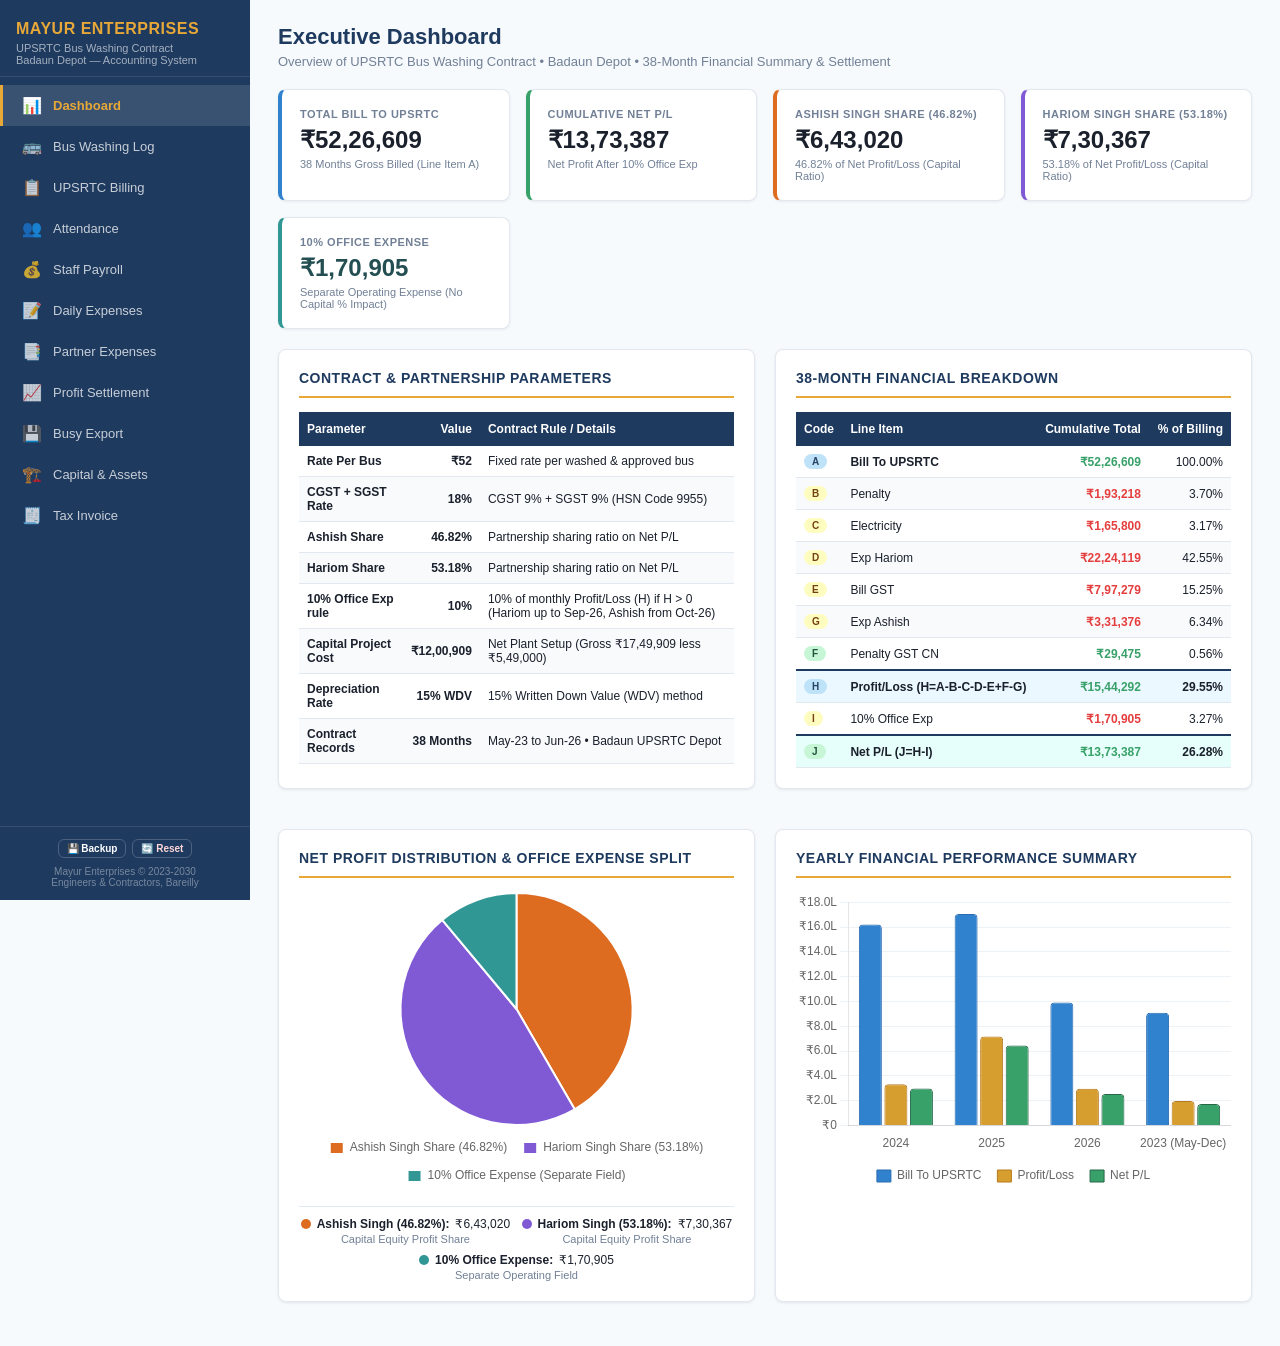
<file: index.html>
<!DOCTYPE html>
<html lang="en">
<head>
  <meta charset="UTF-8">
  <meta name="viewport" content="width=device-width, initial-scale=1.0">
  <meta name="theme-color" content="#1e3a5f">
  <meta name="mobile-web-app-capable" content="yes">
  <meta name="apple-mobile-web-app-capable" content="yes">
  <meta name="apple-mobile-web-app-status-bar-style" content="black-translucent">
  <link rel="manifest" href="manifest.json">
  <link rel="icon" type="image/png" sizes="192x192" href="icons/icon-192.png">
  <link rel="apple-touch-icon" href="icons/icon-192.png">
  <title>Mayur Enterprises — UPSRTC Accounting & Tax Invoice System</title>
  <link rel="stylesheet" href="css/styles.css">
  <script src="js/chart.umd.min.js"></script>
  <style>
    /* Inline critical fallback */
    .loading-screen {
      display: flex; align-items: center; justify-content: center;
      height: 100vh; width: 100%; font-family: 'Segoe UI', sans-serif;
      flex-direction: column; gap: 16px; color: #1e3a5f;
    }
    .loading-screen .spinner {
      width: 40px; height: 40px; border: 4px solid #e2e8f0;
      border-top-color: #1e3a5f; border-radius: 50%;
      animation: spin 0.8s linear infinite;
    }
    @keyframes spin { to { transform: rotate(360deg); } }
  </style>
</head>
<body>

  <!-- Mobile Header Bar -->
  <div class="mobile-header no-print">
    <button class="mobile-menu-btn" id="mobile-menu-toggle" aria-label="Toggle Navigation">☰</button>
    <div class="mobile-title">MAYUR ENTERPRISES</div>
  </div>
  <div class="mobile-overlay" id="mobile-overlay"></div>

  <!-- Sidebar Navigation -->
  <nav class="sidebar">
    <div class="sidebar-header">
      <h1>MAYUR ENTERPRISES</h1>
      <p>UPSRTC Bus Washing Contract<br>Badaun Depot — Accounting System</p>
    </div>
    <div class="nav-items" id="nav-items">
      <!-- Populated by app.js -->
    </div>
    <div class="sidebar-footer">
      <div style="display:flex;gap:6px;margin-bottom:8px;justify-content:center;">
        <button id="btn-backup-data" class="btn btn-outline btn-sm" style="color:#fff;border-color:rgba(255,255,255,0.2);padding:3px 8px;font-size:10px;" title="Export all stored data as JSON">💾 Backup</button>
        <button id="btn-reset-data" class="btn btn-outline btn-sm" style="color:#fed7d7;border-color:rgba(255,255,255,0.2);padding:3px 8px;font-size:10px;" title="Reset all records to original Excel state">🔄 Reset</button>
      </div>
      Mayur Enterprises &copy; 2023-2030<br>
      Engineers &amp; Contractors, Bareilly
    </div>
  </nav>

  <!-- Main Content Area -->
  <div class="main-content" id="main-content">
    <div class="loading-screen">
      <div class="spinner"></div>
      <p>Loading Accounting System...</p>
    </div>
  </div>

  <!-- Scripts: Data first, then utilities, then modules, then app controller -->
  <script src="js/data.js"></script>
  <script src="js/utils.js"></script>
  <script src="js/dashboard.js"></script>
  <script src="js/buslog.js"></script>
  <script src="js/billing.js"></script>
  <script src="js/attendance.js"></script>
  <script src="js/payroll.js"></script>
  <script src="js/dailyexpenses.js"></script>
  <script src="js/expenses.js"></script>
  <script src="js/profit.js"></script>
  <script src="js/busyexport.js"></script>
  <script src="js/capital.js"></script>
  <script src="js/invoice.js"></script>
  <script src="js/app.js"></script>
  <script>
    if ('serviceWorker' in navigator) {
      window.addEventListener('load', () => {
        navigator.serviceWorker.register('./sw.js').catch(err => {
          console.log('ServiceWorker registration optional/skipped:', err);
        });
      });
    }
  </script>

</body>
</html>
</file>
<file: css/styles.css>
/* ============================================================
   MAYUR ENTERPRISES — STYLES
   ============================================================ */
:root {
  --primary: #1e3a5f;
  --primary-light: #2c5282;
  --accent: #e8a838;
  --success: #38a169;
  --danger: #e53e3e;
  --warning: #d69e2e;
  --bg: #f7fafc;
  --card: #ffffff;
  --border: #e2e8f0;
  --text: #1a202c;
  --text-muted: #718096;
  --sidebar-w: 250px;
}
* { margin:0; padding:0; box-sizing:border-box; }
body { font-family: 'Segoe UI', Tahoma, Geneva, Verdana, sans-serif; background: var(--bg); color: var(--text); display: flex; min-height: 100vh; }

/* ---- Sidebar ---- */
.sidebar {
  width: var(--sidebar-w); background: var(--primary); color: white;
  display: flex; flex-direction: column; position: fixed; top: 0; left: 0; bottom: 0; z-index: 100;
  overflow-y: auto;
}
.sidebar-header { padding: 20px 16px 10px; border-bottom: 1px solid rgba(255,255,255,0.1); }
.sidebar-header h1 { font-size: 16px; font-weight: 700; color: var(--accent); letter-spacing: 0.5px; }
.sidebar-header p { font-size: 11px; color: rgba(255,255,255,0.6); margin-top: 4px; }
.nav-items { flex: 1; padding: 8px 0; }
.nav-item {
  display: flex; align-items: center; gap: 10px; padding: 11px 18px;
  cursor: pointer; transition: all 0.2s; font-size: 13px; color: rgba(255,255,255,0.75);
  border-left: 3px solid transparent;
}
.nav-item:hover { background: rgba(255,255,255,0.08); color: white; }
.nav-item.active { background: rgba(255,255,255,0.12); color: var(--accent); border-left-color: var(--accent); font-weight: 600; }
.nav-item .icon { font-size: 16px; width: 22px; text-align: center; }
.sidebar-footer { padding: 12px 16px; border-top: 1px solid rgba(255,255,255,0.1); font-size: 10px; color: rgba(255,255,255,0.4); text-align: center; }

/* ---- Main Content ---- */
.main-content { margin-left: var(--sidebar-w); flex: 1; padding: 24px 28px; min-height: 100vh; }
.page-header { margin-bottom: 20px; }
.page-header h2 { font-size: 22px; font-weight: 700; color: var(--primary); }
.page-header p { font-size: 13px; color: var(--text-muted); margin-top: 4px; }

/* ---- Cards ---- */
.card { background: var(--card); border-radius: 8px; box-shadow: 0 1px 3px rgba(0,0,0,0.08); border: 1px solid var(--border); padding: 20px; margin-bottom: 20px; }
.card-title { font-size: 14px; font-weight: 700; color: var(--primary); text-transform: uppercase; letter-spacing: 0.5px; margin-bottom: 14px; padding-bottom: 10px; border-bottom: 2px solid var(--accent); }
.kpi-grid { display: grid; grid-template-columns: repeat(auto-fit, minmax(220px, 1fr)); gap: 16px; margin-bottom: 20px; }
.kpi-card { background: var(--card); border-radius: 8px; padding: 18px; border: 1px solid var(--border); box-shadow: 0 1px 3px rgba(0,0,0,0.06); }
.kpi-card.blue { border-left: 4px solid #3182ce; }
.kpi-card.green { border-left: 4px solid #38a169; }
.kpi-card.orange { border-left: 4px solid #dd6b20; }
.kpi-card.purple { border-left: 4px solid #805ad5; }
.kpi-label { font-size: 11px; text-transform: uppercase; color: var(--text-muted); font-weight: 600; letter-spacing: 0.5px; }
.kpi-value { font-size: 24px; font-weight: 800; margin-top: 6px; color: var(--text); }
.kpi-sub { font-size: 11px; color: var(--text-muted); margin-top: 4px; }

/* ---- Tables ---- */
.table-wrap { overflow-x: auto; margin-top: 10px; }
table { width: 100%; border-collapse: collapse; font-size: 12px; }
th { background: var(--primary); color: white; padding: 10px 8px; text-align: left; font-weight: 600; white-space: nowrap; position: sticky; top: 0; z-index: 2; }
td { padding: 8px; border-bottom: 1px solid var(--border); }
tr:nth-child(even) { background: #f8fafc; }
tr:hover { background: #edf2f7; }
tr.total-row { background: #ebf8ff !important; font-weight: 700; }
tr.total-row td { border-top: 2px solid var(--primary); }
td.num, th.num { text-align: right; }
td.positive { color: var(--success); font-weight: 600; }
td.negative { color: var(--danger); font-weight: 600; }
.badge { display: inline-block; padding: 2px 8px; border-radius: 10px; font-size: 10px; font-weight: 600; }
.badge-green { background: #c6f6d5; color: #22543d; }
.badge-red { background: #fed7d7; color: #742a2a; }
.badge-yellow { background: #fefcbf; color: #744210; }
.badge-blue { background: #bee3f8; color: #2a4365; }
.badge-gray { background: #e2e8f0; color: #4a5568; }

/* ---- Forms ---- */
.form-row { display: flex; gap: 12px; margin-bottom: 12px; flex-wrap: wrap; }
.form-group { display: flex; flex-direction: column; flex: 1; min-width: 150px; }
.form-group label { font-size: 11px; font-weight: 600; color: var(--text-muted); margin-bottom: 4px; text-transform: uppercase; }
.form-group input, .form-group select, .form-group textarea {
  padding: 8px 10px; border: 1px solid var(--border); border-radius: 6px; font-size: 13px;
  transition: border-color 0.2s; outline: none;
}
.form-group input:focus, .form-group select:focus { border-color: var(--primary-light); box-shadow: 0 0 0 3px rgba(44,82,130,0.1); }
.btn {
  display: inline-flex; align-items: center; gap: 6px; padding: 8px 16px; border: none;
  border-radius: 6px; font-size: 13px; font-weight: 600; cursor: pointer; transition: all 0.2s;
}
.btn-primary { background: var(--primary); color: white; }
.btn-primary:hover { background: var(--primary-light); }
.btn-success { background: var(--success); color: white; }
.btn-success:hover { background: #2f855a; }
.btn-danger { background: var(--danger); color: white; }
.btn-danger:hover { background: #c53030; }
.btn-outline { background: transparent; border: 1px solid var(--border); color: var(--text); }
.btn-outline:hover { background: #edf2f7; }
.btn-sm { padding: 5px 10px; font-size: 11px; }
.btn-group { display: flex; gap: 8px; margin-top: 12px; }

/* ---- Action Buttons for Table Rows ---- */
.actions-cell {
  white-space: nowrap;
  display: flex;
  gap: 5px;
  align-items: center;
  justify-content: flex-start;
}
.btn-action {
  padding: 4px 8px;
  font-size: 11px;
  font-weight: 600;
  border-radius: 4px;
  border: 1px solid var(--border);
  background: #ffffff;
  color: var(--text);
  cursor: pointer;
  display: inline-flex;
  align-items: center;
  gap: 3px;
  transition: all 0.15s ease;
  line-height: 1.2;
}
.btn-action:hover {
  background: #f1f5f9;
}
.btn-action.edit {
  color: #2b6cb0;
  border-color: #bee3f8;
}
.btn-action.edit:hover {
  background: #ebf8ff;
  border-color: #3182ce;
  color: #2b6cb0;
}
.btn-action.delete {
  color: #c53030;
  border-color: #fed7d7;
}
.btn-action.delete:hover {
  background: #fff5f5;
  border-color: #e53e3e;
  color: #9b2c2c;
}

/* ---- Charts ---- */
.chart-container { position: relative; height: 300px; margin-top: 10px; }
.charts-grid { display: grid; grid-template-columns: 1fr 1fr; gap: 20px; }
@media (max-width: 1100px) { .charts-grid { grid-template-columns: 1fr; } }

/* ---- Modal ---- */
.modal-overlay {
  display: none; position: fixed; top: 0; left: 0; right: 0; bottom: 0;
  background: rgba(0,0,0,0.5); z-index: 1000; align-items: center; justify-content: center;
}
.modal-overlay.active { display: flex; }
.modal {
  background: white; border-radius: 10px; width: 90%; max-width: 700px; max-height: 85vh;
  overflow-y: auto; padding: 24px; box-shadow: 0 20px 60px rgba(0,0,0,0.3);
}
.modal h3 { font-size: 18px; font-weight: 700; color: var(--primary); margin-bottom: 16px; padding-bottom: 10px; border-bottom: 2px solid var(--accent); }
.modal-close { position: absolute; top: 12px; right: 16px; font-size: 24px; cursor: pointer; color: var(--text-muted); }

/* ---- Invoice Print ---- */
.invoice-container { max-width: 800px; margin: 0 auto; }
.invoice-header { text-align: center; border-bottom: 2px solid var(--primary); padding-bottom: 12px; margin-bottom: 12px; }
.invoice-header h2 { font-size: 18px; color: var(--primary); }
.invoice-header p { font-size: 11px; color: var(--text-muted); }
.invoice-meta { display: grid; grid-template-columns: 1fr 1fr; gap: 20px; margin-bottom: 16px; }
.invoice-meta-row { display: flex; justify-content: space-between; padding: 4px 0; font-size: 12px; border-bottom: 1px dotted var(--border); }
.invoice-meta-label { font-weight: 600; color: var(--text-muted); }
.invoice-party { border: 1px solid var(--border); border-radius: 6px; padding: 12px; margin-bottom: 16px; }
.invoice-party h4 { font-size: 11px; font-weight: 700; text-transform: uppercase; color: var(--primary); margin-bottom: 8px; background: #edf2f7; padding: 4px 8px; border-radius: 4px; }
.invoice-total-section { margin-top: 16px; }
.invoice-total-row { display: flex; justify-content: space-between; padding: 6px 12px; font-size: 13px; }
.invoice-total-row.grand { background: var(--primary); color: white; font-weight: 700; border-radius: 4px; font-size: 14px; }
.invoice-bank { margin-top: 16px; padding: 12px; background: #f7fafc; border-radius: 6px; border: 1px solid var(--border); }
.invoice-footer { margin-top: 20px; display: flex; justify-content: space-between; align-items: flex-end; }
.invoice-stamp { text-align: right; }
.invoice-stamp p { font-size: 12px; font-weight: 600; }

/* ---- Tabs within module ---- */
.tab-bar { display: flex; gap: 2px; margin-bottom: 16px; background: #edf2f7; border-radius: 6px; padding: 3px; }
.tab-btn { padding: 8px 16px; border: none; background: transparent; border-radius: 4px; cursor: pointer; font-size: 12px; font-weight: 600; color: var(--text-muted); transition: all 0.2s; }
.tab-btn.active { background: white; color: var(--primary); box-shadow: 0 1px 2px rgba(0,0,0,0.08); }
.tab-content { display: none; }
.tab-content.active { display: block; }

/* ---- Print Styles ---- */
@media print {
  .sidebar, .nav-items, .sidebar-header, .sidebar-footer, .btn, .btn-group, .form-row, .tab-bar, .no-print { display: none !important; }
  .main-content { margin-left: 0 !important; padding: 0 !important; }
  .card { box-shadow: none !important; border: 1px solid #ccc !important; page-break-inside: avoid; }
  body { background: white; }
  th { background: #333 !important; -webkit-print-color-adjust: exact; print-color-adjust: exact; }
  .kpi-card { border: 1px solid #ccc !important; }
}

/* ---- Scrollbar ---- */
::-webkit-scrollbar { width: 6px; height: 6px; }
::-webkit-scrollbar-track { background: #f1f5f9; }
::-webkit-scrollbar-thumb { background: #cbd5e0; border-radius: 3px; }
::-webkit-scrollbar-thumb:hover { background: #a0aec0; }

/* ---- Loading ---- */
.module-container { animation: fadeIn 0.3s ease; }
@keyframes fadeIn { from { opacity: 0; transform: translateY(8px); } to { opacity: 1; transform: translateY(0); } }

/* ---- Busy Export table ---- */
table.busy-table td { font-size: 11px; padding: 5px 6px; }
table.busy-table th { font-size: 11px; padding: 6px; }

/* ---- Empty state ---- */
.empty-state { text-align: center; padding: 40px; color: var(--text-muted); }
.empty-state .icon { font-size: 48px; margin-bottom: 12px; }
.empty-state p { font-size: 14px; }

/* ---- Mobile Responsiveness & Android Layout ---- */
.mobile-header {
  display: none;
  background: var(--primary);
  color: white;
  padding: 12px 16px;
  align-items: center;
  gap: 12px;
  position: sticky;
  top: 0;
  z-index: 99;
  box-shadow: 0 2px 4px rgba(0,0,0,0.1);
}
.mobile-menu-btn {
  background: none;
  border: none;
  color: white;
  font-size: 24px;
  cursor: pointer;
  padding: 4px 8px;
  border-radius: 4px;
}
.mobile-title {
  font-size: 16px;
  font-weight: 700;
  color: var(--accent);
  letter-spacing: 0.5px;
}
.mobile-overlay {
  display: none;
  position: fixed;
  inset: 0;
  background: rgba(0,0,0,0.5);
  z-index: 95;
}
.mobile-overlay.active {
  display: block;
}

@media (max-width: 768px) {
  .mobile-header {
    display: flex;
  }
  .sidebar {
    transform: translateX(-100%);
    transition: transform 0.25s ease-in-out;
    width: 270px;
    z-index: 100;
    box-shadow: 4px 0 16px rgba(0,0,0,0.25);
  }
  .sidebar.open {
    transform: translateX(0);
  }
  .main-content {
    margin-left: 0;
    padding: 14px 12px;
    min-height: calc(100vh - 54px);
  }
  .page-header h2 {
    font-size: 18px;
  }
  .kpi-grid {
    grid-template-columns: 1fr;
    gap: 10px;
  }
  .form-row {
    flex-direction: column;
    gap: 10px;
  }
  .form-group {
    min-width: 100% !important;
  }
  .tab-bar {
    overflow-x: auto;
    white-space: nowrap;
    -webkit-overflow-scrolling: touch;
    gap: 6px;
  }
  .tab-btn {
    padding: 8px 12px;
    font-size: 12px;
  }
  .table-wrap {
    margin: 0 -10px;
    padding: 0 10px;
    width: calc(100% + 20px);
    -webkit-overflow-scrolling: touch;
  }
  .modal {
    width: 95% !important;
    max-width: 95% !important;
    padding: 16px !important;
  }
}
</file>
